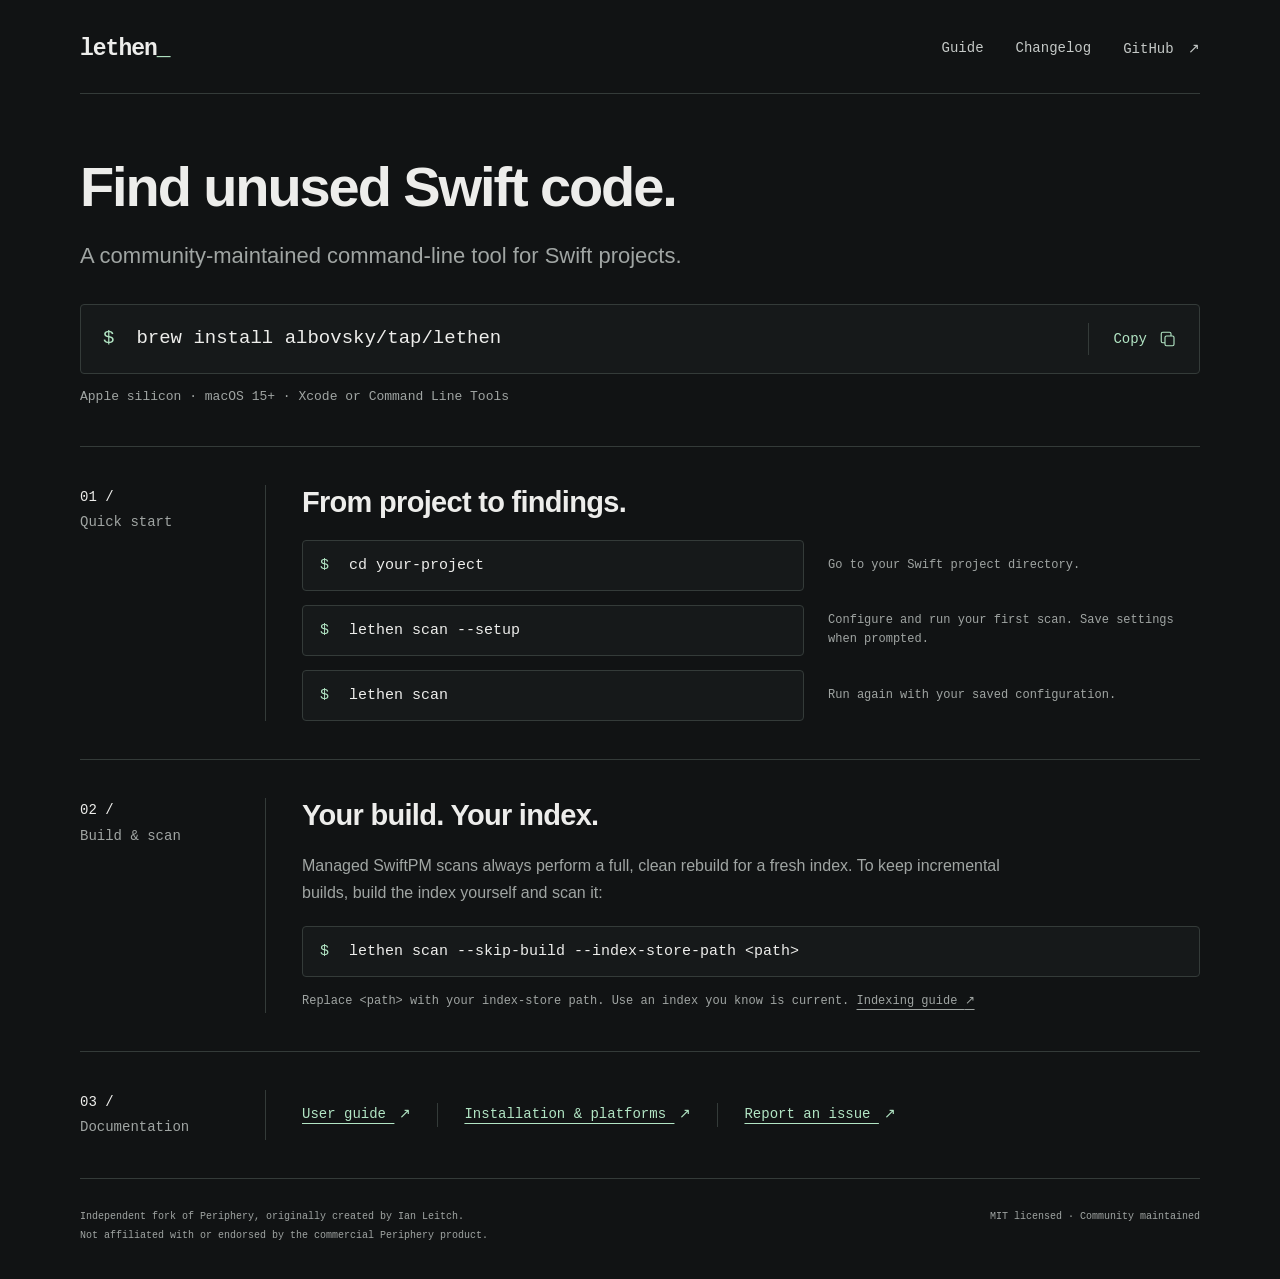
<file: archive/2026-09-25-draft/index.html>
<!doctype html>
<html lang="en">
<head>
  <meta charset="utf-8">
  <meta name="viewport" content="width=device-width, initial-scale=1">
  <meta name="color-scheme" content="dark">
  <meta name="theme-color" content="#111314">
  <meta name="description" content="Lethen is a community-maintained command-line tool to identify unused code in Swift projects. Install, scan, and read the guide.">
  <title>lethen — Find unused Swift code</title>
  <link rel="icon" href="icon.svg" type="image/svg+xml">
  <link rel="stylesheet" href="style.css">
  <script src="site.js" defer></script>
</head>
<body>
  <a class="skip-link" href="#main">Skip to content</a>
  <div class="page">
    <header>
      <a class="wordmark" href="./" aria-label="Lethen home">lethen<span>_</span></a>
      <nav aria-label="Main navigation">
        <a href="https://github.com/albovsky/lethen/blob/master/docs/guide.md">Guide</a>
        <a href="https://github.com/albovsky/lethen/blob/master/CHANGELOG.md">Changelog</a>
        <a href="https://github.com/albovsky/lethen">GitHub <span aria-hidden="true">↗</span></a>
      </nav>
    </header>
    <main id="main">
      <section class="intro" aria-labelledby="title">
        <h1 id="title">Find unused Swift code.</h1>
        <p class="lede">A community-maintained command-line tool for Swift projects.</p>
        <div class="install command">
          <span class="prompt" aria-hidden="true">$</span>
          <code id="install-command">brew install albovsky/tap/lethen</code>
          <button type="button" id="copy" aria-label="Copy install command" hidden>
            <span id="copy-label">Copy</span>
            <svg width="18" height="18" viewBox="0 0 24 24" fill="none" stroke="currentColor" stroke-width="1.5" aria-hidden="true"><rect x="8" y="8" width="12" height="13" rx="2"/><path d="M16 8V5a2 2 0 0 0-2-2H5a2 2 0 0 0-2 2v10a2 2 0 0 0 2 2h3"/></svg>
          </button>
        </div>
        <p class="requirements">Apple silicon · macOS 15+ · Xcode or Command Line Tools</p>
        <p id="copy-status" class="sr-only" role="status"></p>
      </section>

      <section class="section" aria-labelledby="quick-title">
        <div class="section-label"><span>01 /</span>Quick start</div>
        <div class="section-body">
          <h2 id="quick-title">From project to findings.</h2>
          <ol class="steps">
            <li><div class="command"><span class="prompt" aria-hidden="true">$</span><code>cd your-project</code></div><p>Go to your Swift project directory.</p></li>
            <li><div class="command"><span class="prompt" aria-hidden="true">$</span><code>lethen scan --setup</code></div><p>Configure and run your first scan. Save settings when prompted.</p></li>
            <li><div class="command"><span class="prompt" aria-hidden="true">$</span><code>lethen scan</code></div><p>Run again with your saved configuration.</p></li>
          </ol>
        </div>
      </section>

      <section class="section" aria-labelledby="build-title">
        <div class="section-label"><span>02 /</span>Build &amp; scan</div>
        <div class="section-body">
          <h2 id="build-title">Your build. Your index.</h2>
          <p>Managed SwiftPM scans always perform a full, clean rebuild for a fresh index. To keep incremental builds, build the index yourself and scan it:</p>
          <div class="command index-command"><span class="prompt" aria-hidden="true">$</span><code>lethen scan --skip-build --index-store-path &lt;path&gt;</code></div>
          <p class="note">Replace <code>&lt;path&gt;</code> with your index-store path. Use an index you know is current. <a href="https://github.com/albovsky/lethen/blob/master/docs/guide.md#swift-packages">Indexing guide <span aria-hidden="true">↗</span></a></p>
        </div>
      </section>

      <section class="section documentation" aria-label="Documentation">
        <div class="section-label"><span>03 /</span>Documentation</div>
        <div class="section-body doc-links">
          <a href="https://github.com/albovsky/lethen/blob/master/docs/guide.md">User guide <span aria-hidden="true">↗</span></a>
          <a href="https://github.com/albovsky/lethen#installation">Installation &amp; platforms <span aria-hidden="true">↗</span></a>
          <a href="https://github.com/albovsky/lethen/issues">Report an issue <span aria-hidden="true">↗</span></a>
        </div>
      </section>
    </main>
    <footer>
      <p>Independent fork of <a href="https://github.com/peripheryapp/periphery">Periphery</a>, originally created by Ian Leitch.<br>Not affiliated with or endorsed by the commercial Periphery product.</p>
      <p><a href="https://github.com/albovsky/lethen/blob/master/LICENSE.md">MIT licensed</a> · Community maintained</p>
    </footer>
  </div>
</body>
</html>
</file>
<file: archive/2026-09-25-draft/style.css>
:root {
  color-scheme: dark;
  --bg: #111314;
  --surface: #16191a;
  --text: #ededeb;
  --muted: #a0a5a3;
  --accent: #b2e5c4;
  --border: #343b39;
  --mono: "SFMono-Regular", Consolas, "Liberation Mono", monospace;
  font-family: -apple-system, BlinkMacSystemFont, "Segoe UI", sans-serif;
  background: var(--bg);
  color: var(--text);
  font-synthesis: none;
}
* { box-sizing: border-box; }
body { margin: 0; }
::selection { background: var(--accent); color: var(--bg); }
a { color: inherit; text-underline-offset: 5px; }
a:hover { color: var(--accent); }
a:focus-visible, button:focus-visible { outline: 2px solid var(--accent); outline-offset: 6px; }
.page { width: min(1120px, calc(100% - 96px)); margin: 0 auto; }
header { display: flex; align-items: center; justify-content: space-between; padding: 32px 0 28px; border-bottom: 1px solid var(--border); }
.wordmark { font: 600 23px var(--mono); text-decoration: none; letter-spacing: -1px; }
.wordmark span { color: var(--accent); }
nav { display: flex; gap: 32px; font: 14px var(--mono); color: #c5c9c7; }
nav a { text-decoration: none; padding: 8px 0; }
nav span { margin-left: 6px; }
.intro { padding: 62px 0 38px; }
h1 { font-size: clamp(34px, 4.5vw, 56px); line-height: 1.12; letter-spacing: -2.1px; margin: 0 0 20px; font-weight: 650; }
.lede { color: var(--muted); font-size: 22px; line-height: 1.5; margin: 0 0 32px; }
.command { min-width: 0; display: flex; align-items: baseline; gap: 20px; border: 1px solid var(--border); border-radius: 4px; padding: 13px 17px; background: var(--surface); font: 15px/1.55 var(--mono); }
code { font-family: var(--mono); overflow-wrap: anywhere; }
.prompt { color: var(--accent); user-select: none; flex-shrink: 0; }
.install { align-items: center; font-size: 19px; padding: 18px 22px; gap: 22px; }
.install code { flex: 1; }
button { font: 14px var(--mono); color: var(--accent); background: transparent; border: 0; cursor: pointer; }
#copy { display: flex; align-items: center; gap: 12px; padding: 7px 0 7px 24px; border-left: 1px solid var(--border); }
#copy[hidden] { display: none; }
#copy:hover { color: #e3ffed; }
.requirements { color: var(--muted); font: 13px/1.7 var(--mono); margin: 12px 0 0; }
.section { display: grid; grid-template-columns: 185px minmax(0, 1fr); border-top: 1px solid var(--border); padding: 38px 0; }
.section-label { color: var(--muted); font: 14px/1.8 var(--mono); padding-right: 20px; }
.section-label span { display: block; color: var(--text); }
.section-body { border-left: 1px solid var(--border); padding-left: 36px; min-width: 0; }
h2 { margin: 0 0 20px; font-size: 29px; line-height: 1.2; letter-spacing: -.7px; font-weight: 600; }
.section-body > p { color: var(--muted); font-size: 16px; line-height: 1.65; margin: 0 0 20px; max-width: 720px; }
.steps { list-style: none; padding: 0; margin: 0; display: grid; gap: 14px; }
.steps li { display: grid; grid-template-columns: minmax(0, 1.35fr) minmax(0, 1fr); gap: 24px; align-items: center; }
.steps p { color: var(--muted); font: 12px/1.6 var(--mono); margin: 0; }
.index-command { max-width: 100%; }
.section-body > .note { font: 12px/1.8 var(--mono); margin: 14px 0 0; }
.note a { white-space: nowrap; }
.doc-links { display: flex; align-items: center; gap: 26px; flex-wrap: wrap; }
.doc-links a { color: var(--accent); font: 14px/1.7 var(--mono); }
.doc-links a + a { border-left: 1px solid var(--border); padding-left: 26px; }
.doc-links span { display: inline-block; margin-left: 5px; text-decoration: none; }
footer { border-top: 1px solid var(--border); padding: 28px 0 34px; display: flex; justify-content: space-between; gap: 24px; color: var(--muted); font: 10px/1.9 var(--mono); }
footer p { margin: 0; }
footer a { text-decoration: none; }
footer a:hover { text-decoration: underline; }
.sr-only, .skip-link:not(:focus) { position: absolute; width: 1px; height: 1px; overflow: hidden; clip-path: inset(50%); white-space: nowrap; }
.skip-link:focus { position: absolute; top: 8px; left: 16px; padding: 8px; z-index: 1; background: var(--bg); }
@media (min-width: 1500px) { .intro { padding-top: 80px; } }
@media (max-width: 900px) {
  .page { width: calc(100% - 56px); }
  .section { grid-template-columns: 145px minmax(0, 1fr); }
  .section-body { padding-left: 26px; }
  .steps li { grid-template-columns: minmax(0, 1fr); gap: 8px; }
  .doc-links { align-items: flex-start; flex-direction: column; gap: 16px; }
  .doc-links a + a { border-left: 0; padding-left: 0; }
  footer { flex-direction: column; gap: 12px; }
}
@media (max-width: 600px) {
  .page { width: calc(100% - 40px); }
  header { padding: 24px 0; }
  .wordmark { font-size: 20px; }
  nav { gap: 15px; font-size: 11px; }
  nav span { margin-left: 0; }
  .intro { padding: 42px 0 30px; }
  h1 { font-size: 39px; letter-spacing: -1.5px; max-width: 350px; }
  .lede { font-size: 17px; margin-bottom: 26px; }
  .install { padding: 15px 12px; gap: 10px; font-size: 13px; }
  #copy { padding-left: 10px; font-size: 12px; }
  #copy svg { display: none; }
  .requirements { font-size: 11px; }
  .section { grid-template-columns: minmax(0, 1fr); padding: 28px 0; gap: 22px; }
  .section-label { display: flex; gap: 12px; font-size: 12px; }
  .section-body { padding: 0; border: 0; }
  h2 { font-size: 25px; }
  .command { font-size: 13px; gap: 12px; }
  .steps { gap: 20px; }
  .section-body > p { font-size: 15px; }
  .doc-links { gap: 20px; }
}
</file>
